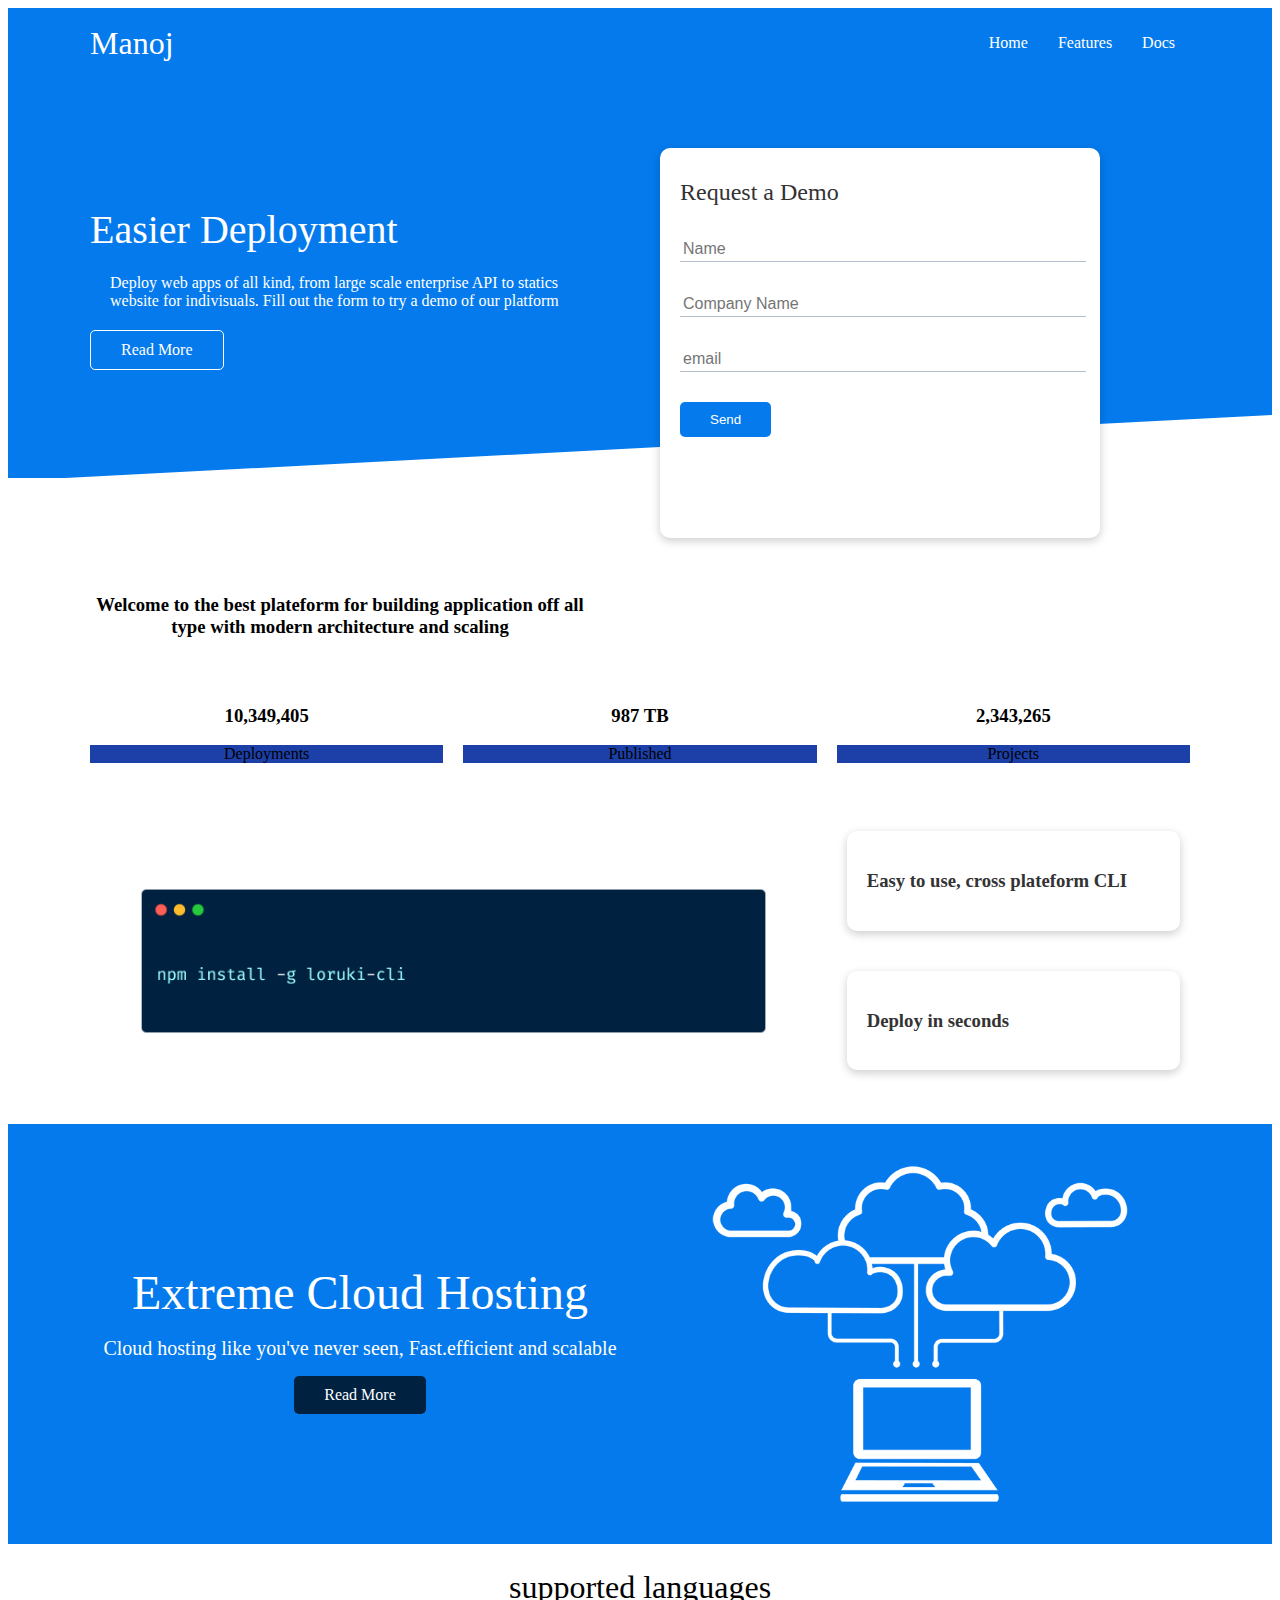
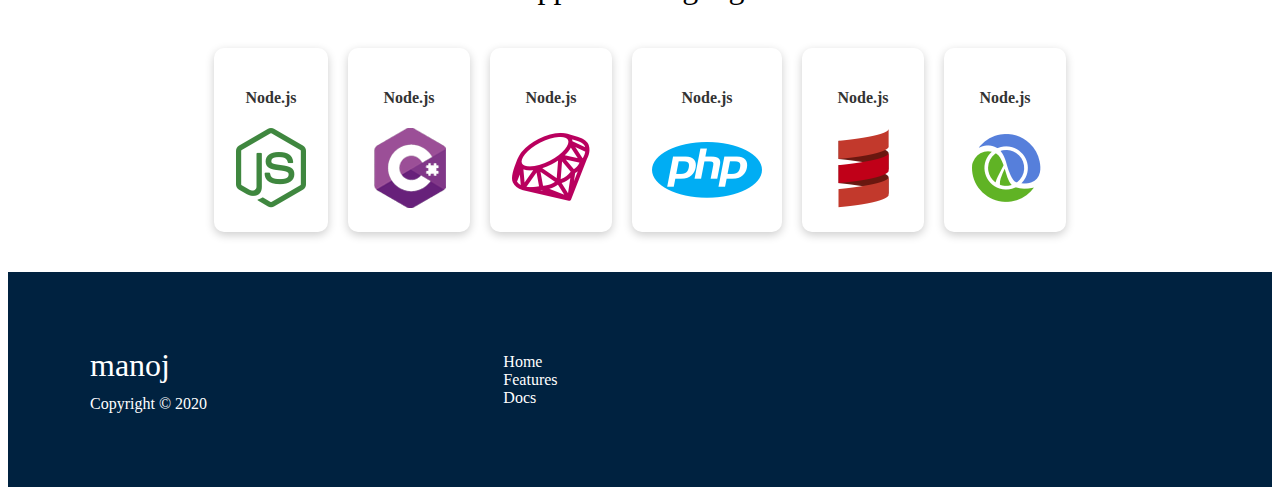
<file: index.html>
<!DOCTYPE html>
<html lang="en">
<head>
    <meta charset="UTF-8">
    <meta name="viewport" content="width=device-width, initial-scale=1.0">
    <title>Lourki  | Cloud Hosting For Everyone</title>
  
      <link rel="stylesheet" href="style.css">
      <link rel="stylesheet" href="images\Utility.css">
    <link rel="stylesheet" href="https://cdnjs.cloudflare.com/ajax/libs/font-awesome/5.15.1/css/all.min.css" integrity="sha512-+4zCK9k+qNFUR5X+cKL9EIR+ZOhtIloNl9GIKS57V1MyNsYpYcUrUeQc9vNfzsWfV28IaLL3i96P9sdNyeRssA==" crossorigin="anonymous" />
</head>
<body>
    <!--navbar s-->
<div class="navbar">
    <div class="container flex">
        <h1 class="logo">Manoj</h1> 
        <nav>
            <ul>
                <li><a href="index.html">Home</a></li>
                <li><a href="features.html">Features</a></li>
                <li><a href="docs.html">Docs</a></li>
            </ul>
        </nav>
    </div>
</div>
<!--Showcase-->
<section class="showcase">
    <div class="container grid">
        <div class="showcase-text">
            <h1>Easier Deployment</h1>
            <p>Deploy web apps of all kind, from
                large scale enterprise API to statics
                website for indivisuals. Fill out the
                form to try a demo of our platform
            </p><a href="features.html" class="btn btn-outline">Read More</a>
             
        </div>
        <div class="showcase-form card">
             <h2>Request a Demo</h2>
             <form action="">
                 <div class="form-control">
                     <input type="text" name="name" placeholder="Name" required>
                 </div>
                 <div class="form-control">
                     <input type="text" name="Company" placeholder="Company Name" required>
                 </div>
                 <div class="form-control">
                     <input type="email" name="email" placeholder="email" required>
                 </div>
                 <input type="submit" value="Send" class="btn btn-primary">
             </form>
        </div>
    </div>
</section>
<section class="stats">
    <div class="container">
    <h3 class="stats-heading text-center my-1">
        Welcome to the best plateform for building application off all
        type with modern architecture and scaling
    </h3>

    <div class="grid grid-3 text-center my-4">
        <div>
            <i class="fas fa-server fa-3x"></i>
            <h3>10,349,405</h3>
            <p class="text-secondary">
                Deployments
            </p>
        </div>
        <div> <i class="fas fa-upload fa-2x"></i>
            <h3>987 TB</h3>
            <p class="text-secondary">
                Published
            </p></div>
        <div> <i class="fas fa-project-diagram fa-3x"></i>
            <h3>2,343,265</h3>
            <p class="text-secondary">
             Projects
            </p></div>
    </div>
    </div>
</section>
<!--cli-->
<section class="cli">
    <div class="container grid">
        <img src="images\cli.png" alt="">
        <div class="card">
            <h3>Easy to use, cross plateform CLI</h3>
        </div>
        <div class="card">
            <h3>Deploy in seconds</h3>
        </div>
    </div>
</section>
<!--Cloud-->
<section class="cloud bg-primary my-2 py-2">
<div class="container grid">
    <div class="text-center">
        <h2 class="lg">Extreme Cloud Hosting</h2>
        <p class="lead my-1">Cloud hosting like you've never seen,
            Fast.efficient and scalable
        </p>
        <a href="features.html" class="btn btn-dark">Read More</a>
    </div>  
    <img src="images\cloud.png" alt="">
</div>
</section>

<!--Languages-->
<section class="languages">
    <h2 class="md text-center my-2">
        supported languages
    </h2>
    <div class="container flex">
        <div class="card">
            <h4>Node.js</h4>
            <img src="images\logos\node.png" alt="">
        </div>
        <div class="card">
            <h4>Node.js</h4>
            <img src="images\logos\csharp.png" alt="">
        </div>
        <div class="card">
            <h4>Node.js</h4>
            <img src="images\logos\ruby.png" alt="">
        </div>
        <div class="card">
            <h4>Node.js</h4>
            <img src="images\logos\php.png" alt="">
        </div>
        <div class="card">
            <h4>Node.js</h4>
            <img src="images\logos\scala.png" alt="">
        </div>
        <div class="card">
            <h4>Node.js</h4>
            <img src="images\logos\clojure.png" alt="">
        </div>
    </div>
</section>
<!--Footer-->
<footer class="footer bg-dark py-5">
    <div class="container grid grid-3">
        <div>
    <h1>manoj</h1>
    <p> Copyright &copy; 2020
    </p>
</div>
<nav>
    <ul>
        <li><a href="index.html">Home</a></li>
        <li><a href="features.html">Features</a></li>
        <li><a href="docs.html">Docs</a></li>
    </ul>
</nav>
<div class="social">
    <a href="#"><i class="fab fa-github fa-2x"></i></a>
    <a href="#"><i class="fab fa-facebook fa-2x"></i></a>
    <a href="#"><i class="fab fa-instagram fa-2x"></i></a>
    <a href="#"><i class="fab fa-twitter fa-2x"></i></a>
</div>
</div>


</footer>
</body>
</html>
</file>
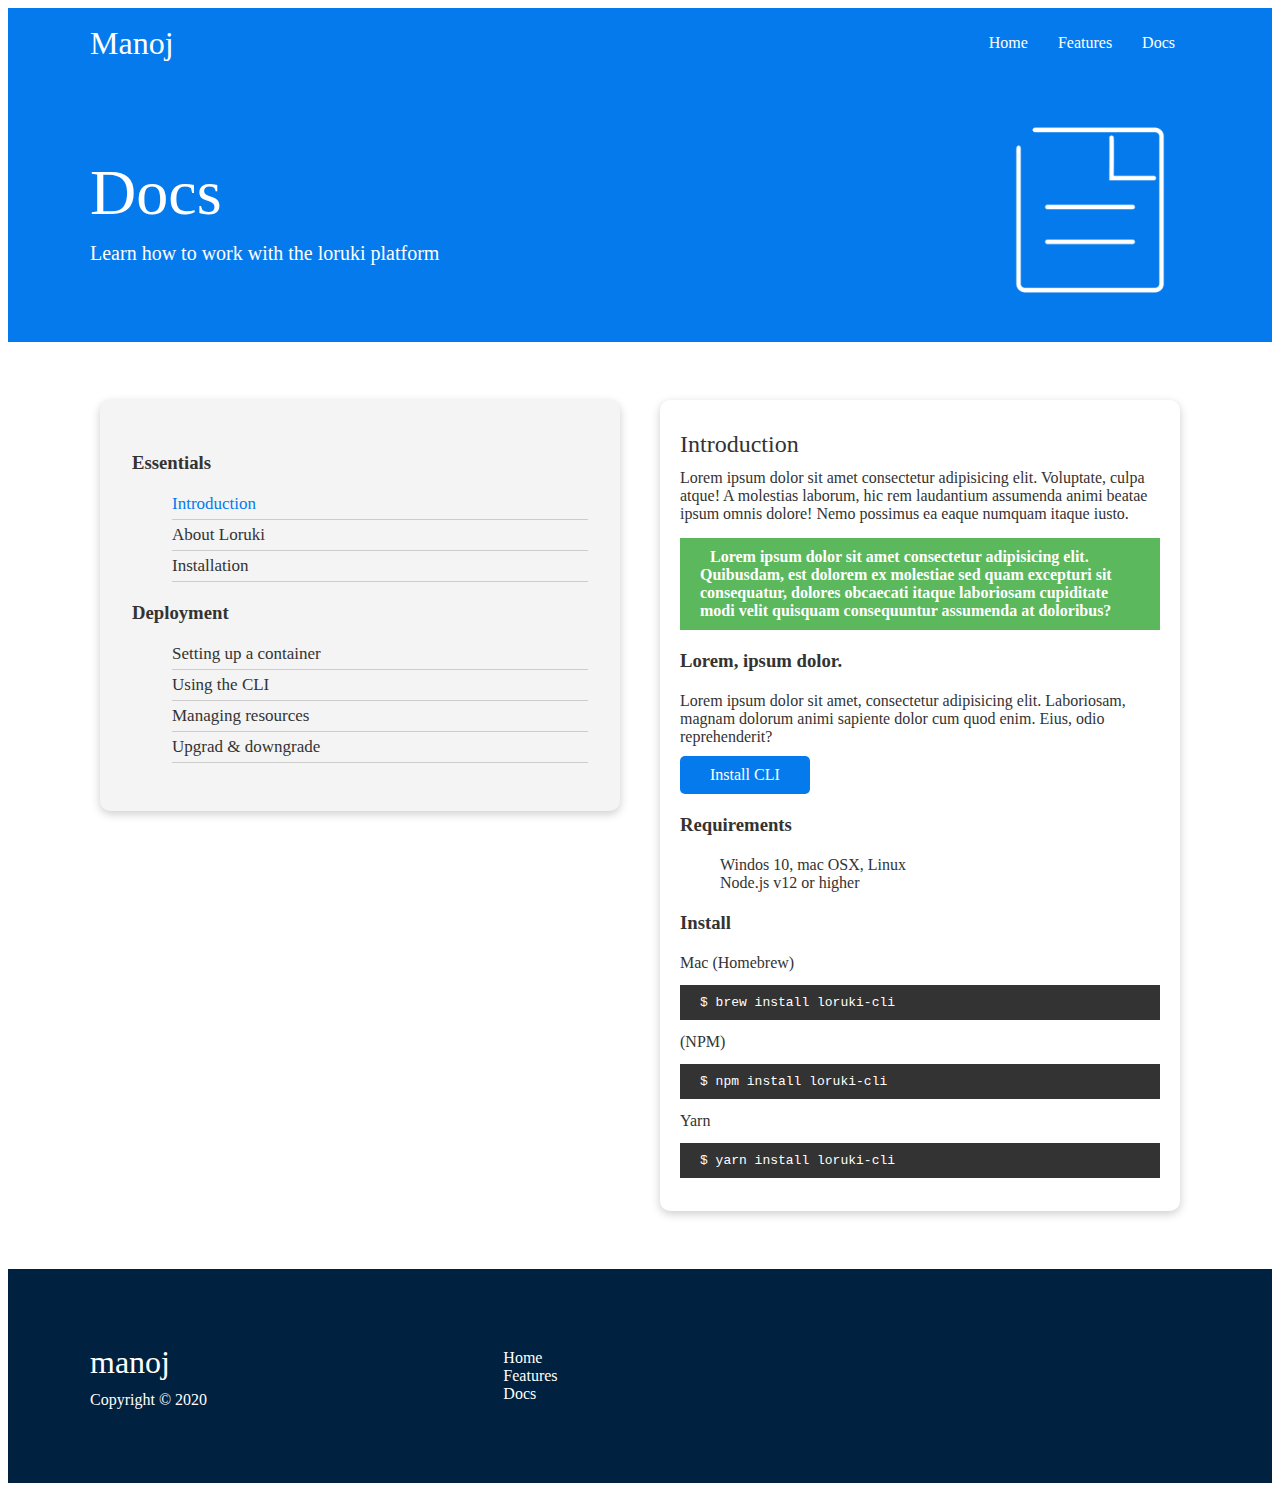
<file: docs.html>
<!DOCTYPE html>
<html lang="en">
<head>
    <meta charset="UTF-8">
    <meta name="viewport" content="width=device-width, initial-scale=1.0">
    <title>Lourki  | Cloud Hosting For Everyone</title>
  
      <link rel="stylesheet" href="style.css">
      <link rel="stylesheet" href="images\Utility.css">
    <link rel="stylesheet" href="https://cdnjs.cloudflare.com/ajax/libs/font-awesome/5.15.1/css/all.min.css" integrity="sha512-+4zCK9k+qNFUR5X+cKL9EIR+ZOhtIloNl9GIKS57V1MyNsYpYcUrUeQc9vNfzsWfV28IaLL3i96P9sdNyeRssA==" crossorigin="anonymous" />
</head>
<body>
    <!--navbar-->
<div class="navbar">
    <div class="container flex">
        <h1 class="logo">Manoj</h1>
        <nav>
            <ul>
                <li><a href="index.html">Home</a></li>
                <li><a href="features.html">Features</a></li>
                <li><a href="docs.html">Docs</a></li>
            </ul>
        </nav>
    </div> 
</div>
<!--Header-->
<section class="docs-head bg-primary py-3">
    <div class="container grid ">
        <div>
            <h1 class="xl">Docs</h1>
            <p class="lead">
           Learn how to work with the loruki platform
             </p>
        </div>
        <img src="images\docs.png" alt="">
    </div>
</section>

<!-- Docs main -->
<section class="docs-main my-4">
    <div class="container grid">
        <div class="card bg-light p-3">
            <h3 class="my-2">Essentials</h3>
            <nav>
                <ul>
                    <li><a class= "text-primary" href="#">Introduction</a></li>
                    <li><a href="#">About Loruki</a></li>
                    <li><a href="#">Installation</a></li>
                </ul>
            </nav>
            <h3 class="my-2">Deployment</h3>
            <nav>
                <ul>
                    <li><a href="#">Setting up a container</a></li>
                    <li><a href="#">Using the CLI</a></li>
                    <li><a href="#">Managing resources</a></li>
                    <li><a href="#">Upgrad & downgrade</a></li>
                </ul>
            </nav>

        </div>
        <div class="card">
            <h2>Introduction</h2>
       
        <p>Lorem ipsum dolor sit amet consectetur adipisicing elit. Voluptate, culpa atque! A molestias laborum, hic rem laudantium assumenda animi beatae ipsum omnis dolore! Nemo possimus ea eaque numquam itaque iusto.</p>
        <div class="alert alert-success">
            <i class="fas fa-info"></i>Lorem ipsum dolor sit amet consectetur adipisicing elit. Quibusdam, est dolorem ex molestiae sed quam excepturi sit consequatur, dolores obcaecati itaque laboriosam cupiditate modi velit quisquam consequuntur assumenda at doloribus?
        </div>
        <h3>Lorem, ipsum dolor.</h3>
        <p>Lorem ipsum dolor sit amet, consectetur adipisicing elit. Laboriosam, magnam dolorum animi sapiente dolor cum quod enim. Eius, odio reprehenderit?</p>
        <a href="#" class="btn btn-primary">Install CLI</a>
<h3>Requirements</h3>

            <ul>
                <li>Windos 10, mac OSX, Linux</li>
                <li>Node.js v12 or higher</li>
            </ul>
            <h3>Install</h3>
            <p>Mac (Homebrew)</p>
            <pre><code>$ brew install loruki-cli</code></pre>
            <p> (NPM)</p>
            <pre><code>$ npm install loruki-cli</code></pre>
            <p>Yarn</p>
            <pre><code>$ yarn install loruki-cli</code></pre>

    </div>
</div>
</section>
<!--Footer-->
<footer class="footer bg-dark py-5">
    <div class="container grid grid-3">
        <div>
    <h1>manoj</h1>
    <p> Copyright &copy; 2020
    </p>
</div>
<nav>
    <ul>
        <li><a href="index.html">Home</a></li>
        <li><a href="features.html">Features</a></li>
        <li><a href="docs.html">Docs</a></li>
    </ul>
</nav>
<div class="social">
    <a href="#"><i class="fab fa-github fa-2x"></i></a>
    <a href="#"><i class="fab fa-facebook fa-2x"></i></a>
    <a href="#"><i class="fab fa-instagram fa-2x"></i></a>
    <a href="#"><i class="fab fa-twitter fa-2x"></i></a>
</div>
</div>


</footer>
</body>
</html>
</file>
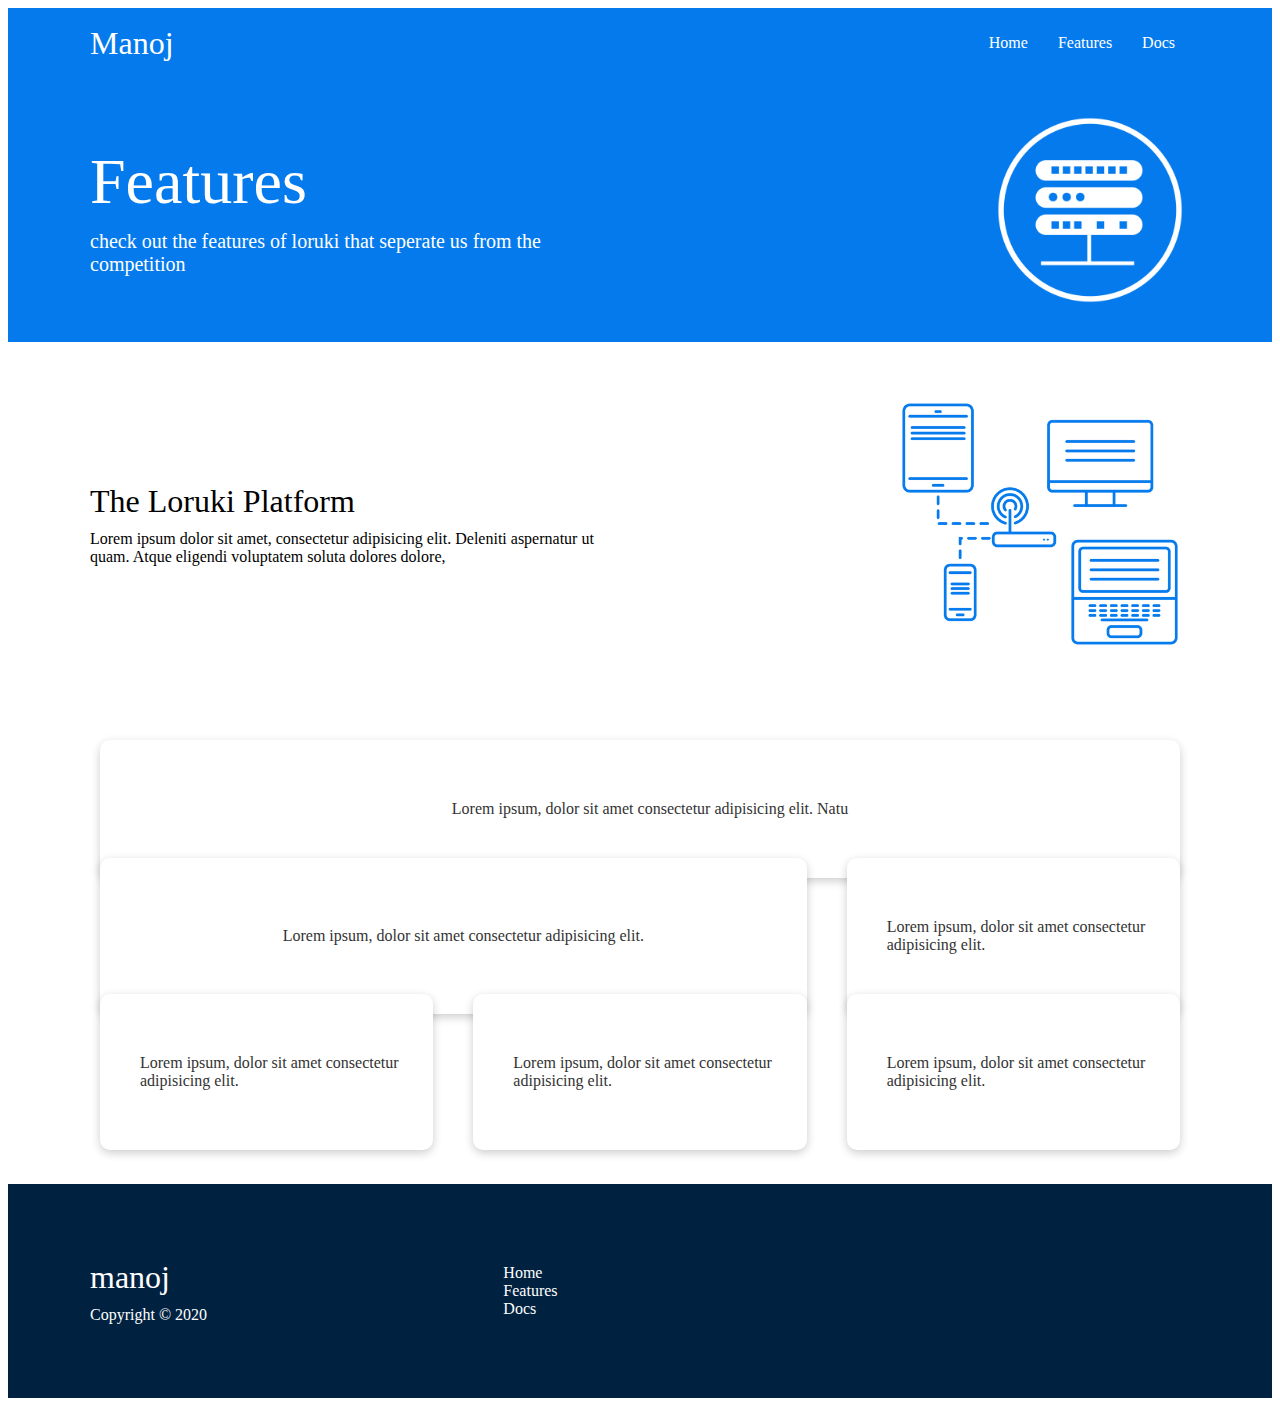
<file: features.html>
<!DOCTYPE html>
<html lang="en">
<head>
    <meta charset="UTF-8">
    <meta name="viewport" content="width=device-width, initial-scale=1.0">
    <title>Lourki  | Cloud Hosting For Everyone</title>
  
      <link rel="stylesheet" href="style.css">
      <link rel="stylesheet" href="images\Utility.css">
    <link rel="stylesheet" href="https://cdnjs.cloudflare.com/ajax/libs/font-awesome/5.15.1/css/all.min.css" integrity="sha512-+4zCK9k+qNFUR5X+cKL9EIR+ZOhtIloNl9GIKS57V1MyNsYpYcUrUeQc9vNfzsWfV28IaLL3i96P9sdNyeRssA==" crossorigin="anonymous" />
</head>
<body>
    <!--navbar-->
<div class="navbar">
    <div class="container flex">
        <h1 class="logo">Manoj</h1>
        <nav>
            <ul>
                <li><a href="index.html">Home</a></li>
                <li><a href="features.html">Features</a></li>
                <li><a href="docs.html">Docs</a></li>
            </ul>
        </nav>
    </div> 
</div>
<!--Header-->
<section class="features-head bg-primary py-3">
    <div class="container grid ">
        <div>
            <h1 class="xl">Features</h1>
            <p class="lead">
                check out the features of loruki that
             seperate us from the 
                   competition          
             </p>
        </div>
        <img src="images\server.png" alt="">
    </div>
</section>
<!--Sub head -->
   <section class="features-sub-head big-light py-3">
    <div class="container grid ">
        <div>
            <h1 class="md">The Loruki Platform</h1>
            <p>
            Lorem ipsum dolor sit amet, consectetur adipisicing elit. Deleniti aspernatur ut quam. Atque eligendi voluptatem soluta dolores dolore, 
             </p>
        </div>
        <img src="images\server2.png" alt="">
    </div>
   </section>
<section class="features-main my-2">
    <div class="container grid grid-3">
    <div class="card flex">
        <i class="fas fa-server fa-3x"></i>
        <p>
            Lorem ipsum, dolor sit amet consectetur adipisicing elit. Natu
    </div>
    <div class="card flex">
        <i class="fas fa-database fa-3x"></i>
        <p>
            Lorem ipsum, dolor sit amet consectetur adipisicing elit. 
        </p>
    </div>
    <div class="card flex">
        <i class="fas fa-power-off fa-3x"></i>
        <p>
            Lorem ipsum, dolor sit amet consectetur adipisicing elit.
        </p>
    </div>
    <div class="card flex">
        <i class="fas fa-upload fa-3x"></i>
        <p>
            Lorem ipsum, dolor sit amet consectetur adipisicing elit. 
        </p>
    </div>
    <div class="card flex">
        <i class="fas fa-laptop fa-3x"></i>
        <p>
            Lorem ipsum, dolor sit amet consectetur adipisicing elit. 
        </p>
    </div>
    <div class="card flex">
        <i class="fas fa-laptop fa-3x"></i>
        <p>
            Lorem ipsum, dolor sit amet consectetur adipisicing elit.
        </p>
    </div>
    </div>
</section>
<!--Footer-->
<footer class="footer bg-dark py-5">
    <div class="container grid grid-3">
        <div>
    <h1>manoj</h1>
    <p> Copyright &copy; 2020
    </p>
</div>
<nav>
    <ul>
        <li><a href="index.html">Home</a></li>
        <li><a href="features.html">Features</a></li>
        <li><a href="docs.html">Docs</a></li>
    </ul>
</nav>
<div class="social">
    <a href="#"><i class="fab fa-github fa-2x"></i></a>
    <a href="#"><i class="fab fa-facebook fa-2x"></i></a>
    <a href="#"><i class="fab fa-instagram fa-2x"></i></a>
    <a href="#"><i class="fab fa-twitter fa-2x"></i></a>
</div>
</div>


</footer>
</body>
</html>
</file>
<file: style.css>
@import url('https://fonts.googleapis.com/css2?family=Lato:wght@300&display=swap');


*:root{
    --primary-color:#047aed;
    --secondary-color:#1c3fa8;
    --dark-color:#002240;
    --light-color:#f4f4f4;
    --success-color:#5cb85c;
    --error-color:#d9534f;

}
  box-sizing: border-box;
  padding: 0;
  margin: 0;       
}
body{
    font-family: 'Lato', sans-serif;
    color: #333;
    line-height: 1.6;
}
ul{
   list-style: none;

}
a {
    text-decoration: none;
    color: #333;
}
h1,h2{
    font-weight: 200;
    line-height: 1.2;
    margin: 10px 0;
}
p{ 
    margin:10px 0;
}
img{
    width: 100%;
}
code, pre{
    background: #333;
    color: #fff;
    padding: 10px;
}
/*navbar*/
.navbar{
    background-color: var(--primary-color);
    color: #fff;
    height: 70px; 
}
.navbar ul{
    display: flex;
} 
.navbar a{
    color: #fff;
    padding: 10px;
    margin:0 5px;  
}
.navbar a:hover{
    border-bottom: 2px #fff solid;
}
.navbar .flex{
    justify-content: space-between;
}
/* showcase */

.showcase {
    
    height: 400px;
    background-color: var(--primary-color);
    color: #fff;
    position: relative;
}
.showcase h1{
    font-size: 40px;
}
.showcase p {
    margin: 20px;
}
.showcase.grid{
    overflow: visible;
    grid-template-columns:55% 45% ;
    gap: 30px;
}

.showcase-text{
    animation: slideInFromLeft 1s ease-in;
}
.showcase-form{
        position: relative;
        top: 60px;
        height: 350px;
        width: 400px;
        padding: 40px;
        z-index: 100;
        animation:slideInFromRight 1s ease-in;
}
.showcase-form .form-control{
        margin: 30px 0;      
}
.showcase-form input[type='text'],
.showcase-form input[type='email']{
    border: 0;
    border-bottom:1px solid #b4becb;
    width: 100%;
    padding: 3px;
    font-size: 16px;
}
.showcase-form input:focus{
    outline: none;
}
.showcase::before,showcase::after{
    content:"";
    position: absolute;
    height: 100px;
    bottom: -70px;
    right: 0;   
    left: 0;
    background:#fff;
    transform: skewY(-3deg);
    -webkit-transform: skewY(-3deg);
    -moz-transform: skewY(-3deg);
    -ms-transform: skewY(-3deg);
}
/*Stats*/
    .stats{
        padding-top: 100px;
        animation: slideInFromBottom 1s ease-in;
    }
    .stats-heading{
        max-width: 500px;
        margin: auto;
    }
    .stats.grid h3{
        font-size: 35px;
    }
    .stats.grid p{
        font-size: 20px;
        font-weight: bold;
    }
/*cli*/
.cli .grid{
    grid-template-columns: repeat(3,1fr);
    grid-template-rows: repeat(2,1fr);
}
.cli .grid > *:first-child{
    grid-column: 1 / span 2;
    grid-row: 1/span2;
}
/*cloud*/
.cloud.grid{
    grid-template-columns: repeat(3,1fr);  
}
/*Languages*/
 .languages .flex{
     flex-wrap: wrap;
 }
.languages .card{
    text-align: center;
    margin: 18px 10px 40px;
    transition: transform 0.2s ease-in;
}

.languages.card h4{
    font-size: 20px;
    margin-top: 10px;
}
.languages .card:hover{
    transform: translatey(-15px);
}
/*Features*/



.features-head img,
.docs-head img {
    width:200px;
   justify-self: flex-end; 
}

.features-sub-head img{
    width: 300px;
    justify-self: flex-end;
}
.features-main .card > i{
    margin-right: 20px;
}
.features-main .grid{
    padding: 30px;
}
.features-main .grid > *:first-child {
    grid-column: 1 / span 3;
}
.features-main .grid > *:nth-child(2) {
    grid-column: 1 / span 2;
}

/* Docs */

.docs-main h3{
    margin:20px 0;
}
.docs-main .grid {
    grid-template-columns: 1fr, 2fr;
    align-items: flex-start;
}
.docs-main nav li {
    font-size: 17px;
    padding-bottom: 5px;
    margin-bottom: 5px;
    border-bottom: 1px #ccc solid ;
}
.docs-main a:hover {
    font-weight: bold;
}

/*footer*/
.footer .social a {
   margin: 0 10px;
}
/* Animations*/

@keyframes slideInFromLeft {
    0% {
        transform: translateX(-100%);
    }
    100% {
        transform: translateX(0);
    }
} 

@keyframes slideInFromRight {
    0% {
        transform: translateX(100%);
    }
    100% {
        transform: translateX(0);
    }
}
@keyframes slideInFromTop {
    0% {
        transform: translatey(-100%);
    }
    100% {
        transform: translatey(0);
    }
}
@keyframes slideInFromBottom {
    0% {
        transform: translatey(100%);
    }
    100% {
        transform: translatey(0);
    }
}

 /* Tablets and under*/
 @media(max-width:768px){
    .grid, .showcase .grid, .stats
      .grid, .cli .grid,
     .cloud .grid, .features-main .grid,
      .docs-main .grid {
         grid-template-columns: 1fr;
         grid-template-rows: 1fr;
     }
     .showcase{
         height: auto;
     }
     .showcase-text {
         text-align: center;
         margin-top: 40px;
         animation: slideInFromTop 1s ease-in;
     }
     .showcase-form{
        justify-self: center; 
        margin: auto;  
        animation: slideInFromBottom 1s ease-in;
     }
     .cli .grid > *:first-child{
        grid-column: 1;
        grid-row: 1;
    }
    .features-head,
    .features-sub-head,
    .docs-head {
        text-align:center;
    }
    .features-head img,
    .features-sub-head img,
    .docs-head img{
        justify-self:center;
    }
    .features-main .grid > *:first-child,
    .features-main .grid > *:nth-child(2) {
        grid-column: 1;
    }
 }
 /* Mobile*/
 @media(max-width:500px){
     .navbar{
         height: 110px;
     }

     .navbar.flex{
         flex-direction: column;
     }

     .navbar ul{
         padding:10px;
         background-color: rgba(0,0,0,0.1);
     }

 }
</file>
